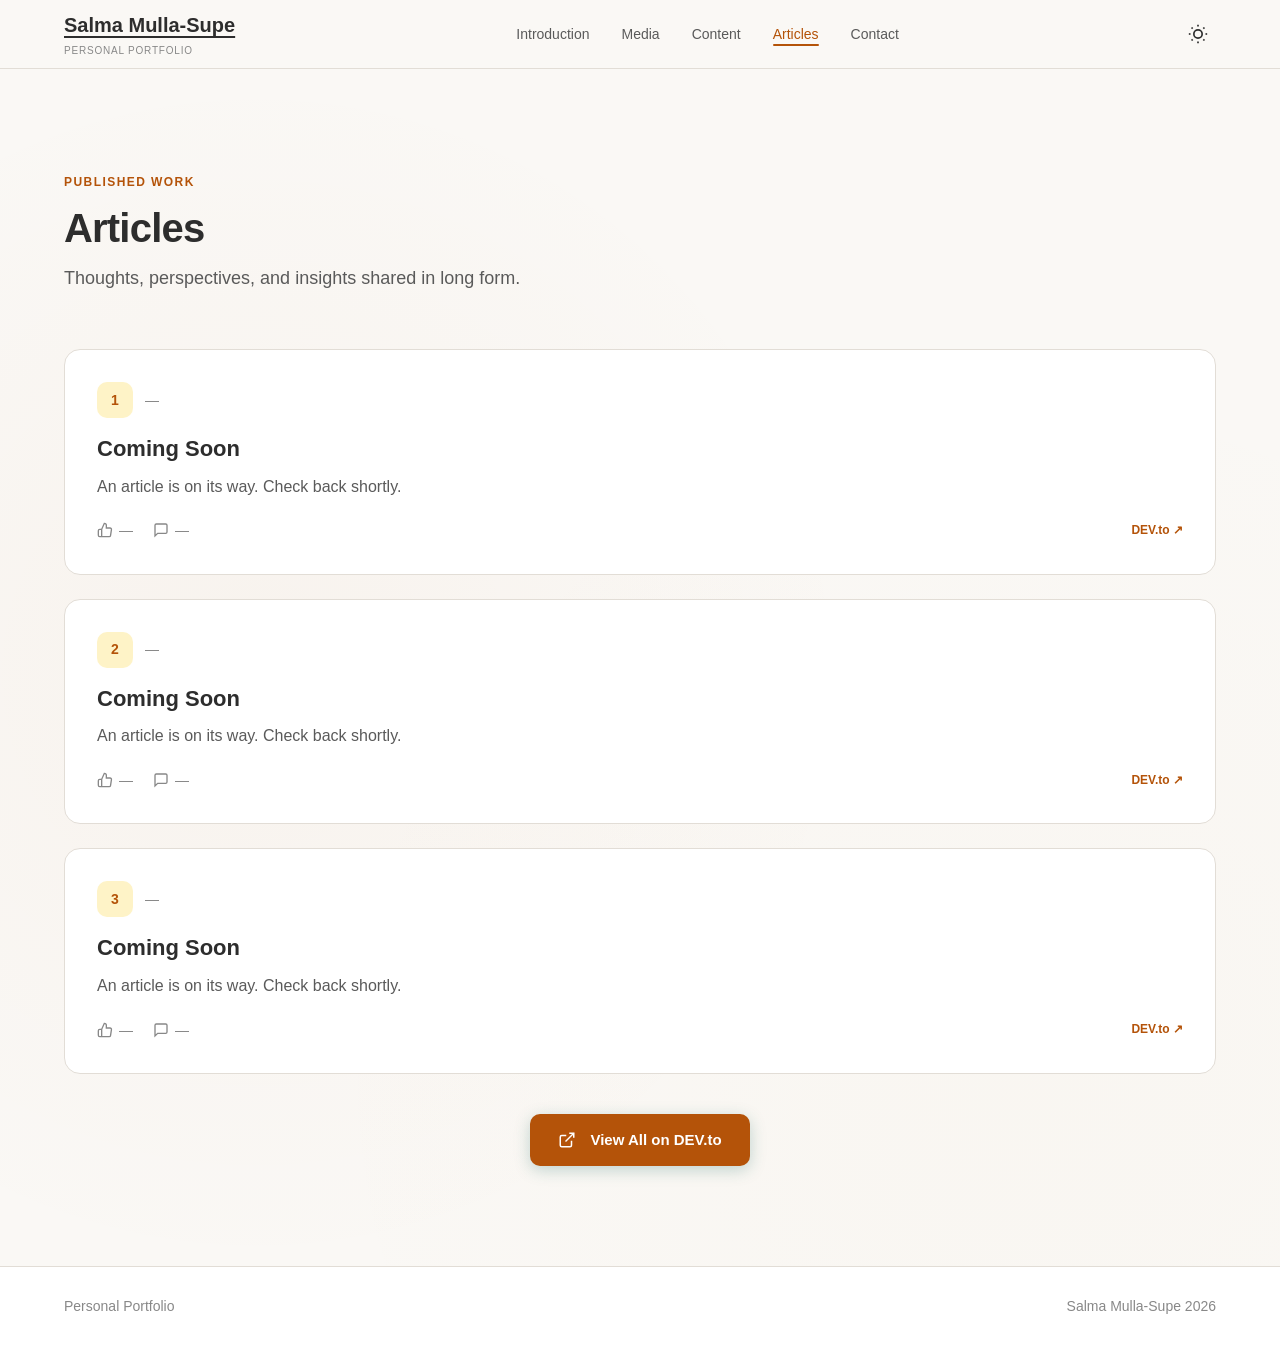
<file: github-portfolio/articles.html>
<!DOCTYPE html>
<html lang="en">
<head>
  <meta charset="UTF-8">
  <meta http-equiv="Content-Security-Policy" content="default-src 'self'; script-src 'self' 'unsafe-inline'; style-src 'self' 'unsafe-inline'; img-src 'self' data: https:; connect-src 'self' https://dev.to; font-src 'self'; media-src 'self'; frame-src https://www.linkedin.com;">
  <meta name="viewport" content="width=device-width, initial-scale=1.0">
  <title>Articles — Salma Mulla-Supe</title>
  <link rel="stylesheet" href="css/style.css">
</head>
<body>

  <nav class="nav">
    <div class="nav-inner">
      <a href="index.html" style="display:flex;flex-direction:column;text-decoration:none;">
        <span style="font-size:1.25rem;font-weight:700;color:var(--text);text-decoration:underline;text-underline-offset:4px;">Salma Mulla-Supe</span>
        <span style="font-size:0.625rem;font-weight:500;color:var(--text-muted);text-transform:uppercase;letter-spacing:0.08em;margin-top:2px;">Personal Portfolio</span>
      </a>
      <button class="nav-toggle" onclick="toggleMenu()" aria-label="Toggle menu">
        <span></span>
        <span></span>
        <span></span>
      </button>
      <ul class="nav-links" id="navLinks">
        <li><a href="index.html">Introduction</a></li>
        <li><a href="video.html">Media</a></li>
        <li><a href="linkedin.html">Content</a></li>
        <li><a href="articles.html" class="active">Articles</a></li>
        <li><a href="contact.html">Contact</a></li>
      </ul>
      <button class="lights-toggle" id="lightsToggle" onclick="toggleLights()" aria-label="Toggle lights" style="background:none;border:none;cursor:pointer;padding:8px;color:var(--text);display:flex;align-items:center;justify-content:center;border-radius:var(--radius-sm);transition:var(--transition);">
        <svg width="20" height="20" viewBox="0 0 24 24" fill="none" stroke="currentColor" stroke-width="2"><circle cx="12" cy="12" r="5"></circle><line x1="12" y1="1" x2="12" y2="3"></line><line x1="12" y1="21" x2="12" y2="23"></line><line x1="4.22" y1="4.22" x2="5.64" y2="5.64"></line><line x1="18.36" y1="18.36" x2="19.78" y2="19.78"></line><line x1="1" y1="12" x2="3" y2="12"></line><line x1="21" y1="12" x2="23" y2="12"></line><line x1="4.22" y1="19.78" x2="5.64" y2="18.36"></line><line x1="18.36" y1="5.64" x2="19.78" y2="4.22"></line></svg>
      </button>
    </div>
  </nav>

  <main class="main">
    <section class="section">
      <div class="container">
        <div class="section-header">
          <span class="section-label">Published Work</span>
          <h2 class="section-title">Articles</h2>
          <p class="section-subtitle">Thoughts, perspectives, and insights shared in long form.</p>
        </div>

        <div class="articles-grid" id="articlesList">
          <!-- Articles populated by JS from localStorage or fallback -->
        </div>

        <div class="view-all">
          <a href="https://dev.to/salma-mulla-supe" target="_blank" rel="noopener noreferrer" class="btn btn-primary">
            <svg width="18" height="18" viewBox="0 0 24 24" fill="none" stroke="currentColor" stroke-width="2" style="margin-right:6px;"><path d="M18 13v6a2 2 0 0 1-2 2H5a2 2 0 0 1-2-2V8a2 2 0 0 1 2-2h6"></path><polyline points="15 3 21 3 21 9"></polyline><line x1="10" y1="14" x2="21" y2="3"></line></svg>
            View All on DEV.to
          </a>
        </div>
      </div>
    </section>
  </main>

  <footer class="footer">
    <div class="footer-inner">
      <p>Personal Portfolio</p>
      <p>Salma Mulla-Supe 2026</p>
    </div>
  </footer>

  <script>
    function toggleMenu() {
      document.getElementById('navLinks').classList.toggle('open');
    }

    // Lights off / dark mode toggle
    function toggleLights() {
      document.body.classList.toggle('lights-off');
      const isDark = document.body.classList.contains('lights-off');
      localStorage.setItem('lightsOff', isDark ? 'true' : 'false');
    }

    // Check for saved preference
    if (localStorage.getItem('lightsOff') === 'true') {
      document.body.classList.add('lights-off');
    }

    // ── DEV.to Integration ──────────────────────────────────────────
    // Replace with the exact DEV.to username once the account is created
    const DEVTO_USERNAME = 'salma-mulla-supe';

    const DEVTO_PROFILE = `https://dev.to/${DEVTO_USERNAME}`;

    const fallbackArticles = [
      { title: 'Coming Soon', description: 'An article is on its way. Check back shortly.', readable_publish_date: '—', reading_time_minutes: '—', positive_reactions_count: null, comments_count: null, url: DEVTO_PROFILE, cover_image: null },
      { title: 'Coming Soon', description: 'An article is on its way. Check back shortly.', readable_publish_date: '—', reading_time_minutes: '—', positive_reactions_count: null, comments_count: null, url: DEVTO_PROFILE, cover_image: null },
      { title: 'Coming Soon', description: 'An article is on its way. Check back shortly.', readable_publish_date: '—', reading_time_minutes: '—', positive_reactions_count: null, comments_count: null, url: DEVTO_PROFILE, cover_image: null }
    ];

    // XSS Protection: Escape HTML entities
    function escapeHtml(text) {
      if (text === null || text === undefined) return '';
      return String(text)
        .replace(/&/g, '&amp;')
        .replace(/</g, '&lt;')
        .replace(/>/g, '&gt;')
        .replace(/"/g, '&quot;')
        .replace(/'/g, '&#039;');
    }

    function renderArticles(articles) {
      const container = document.getElementById('articlesList');
      container.innerHTML = articles.map((a, i) => {
        const title = escapeHtml(a.title);
        const description = escapeHtml(a.description);
        const date = escapeHtml(a.readable_publish_date);
        const readTime = a.reading_time_minutes !== '—' ? escapeHtml(a.reading_time_minutes) : '—';
        const reactions = a.positive_reactions_count !== null ? escapeHtml(a.positive_reactions_count) : '—';
        const comments = a.comments_count !== null ? escapeHtml(a.comments_count) : '—';
        const url = escapeHtml(a.url);
        const coverImage = a.cover_image ? escapeHtml(a.cover_image) : null;

        return `<a href="${url}" target="_blank" rel="noopener noreferrer" class="article-card"${coverImage ? ` style="background-image:url('${coverImage}');background-size:cover;background-position:center;"` : ''}>
          <div class="article-header">
            <div class="article-num">${i + 1}</div>
            <div class="article-meta">${date}${readTime !== '—' ? ` · ${readTime} min read` : ''}</div>
          </div>
          <h3 class="article-title">${title}</h3>
          <p class="article-excerpt">${description}</p>
          <div class="article-footer">
            <span>
              <svg viewBox="0 0 24 24" fill="none" stroke="currentColor" stroke-width="2"><path d="M14 9V5a3 3 0 0 0-3-3l-4 9v11h11.28a2 2 0 0 0 2-1.7l1.38-9a2 2 0 0 0-2-2.3zM7 22H4a2 2 0 0 1-2-2v-7a2 2 0 0 1 2-2h3"></path></svg>
              ${reactions}
            </span>
            <span>
              <svg viewBox="0 0 24 24" fill="none" stroke="currentColor" stroke-width="2"><path d="M21 15a2 2 0 0 1-2 2H7l-4 4V5a2 2 0 0 1 2-2h14a2 2 0 0 1 2 2z"></path></svg>
              ${comments}
            </span>
            <span style="font-size:0.75rem;color:var(--primary);font-weight:600;margin-left:auto;">DEV.to ↗</span>
          </div>
        </a>`;
      }).join('');
    }

    function showSkeleton() {
      const container = document.getElementById('articlesList');
      container.innerHTML = [1,2,3].map(() => `
        <div class="article-card" style="pointer-events:none;">
          <div style="height:12px;width:40%;background:var(--border);border-radius:6px;margin-bottom:16px;animation:pulse 1.5s ease infinite;"></div>
          <div style="height:18px;width:80%;background:var(--border);border-radius:6px;margin-bottom:12px;animation:pulse 1.5s ease infinite;"></div>
          <div style="height:12px;width:90%;background:var(--border);border-radius:6px;animation:pulse 1.5s ease infinite;"></div>
        </div>
      `).join('');
    }

    async function loadArticles() {
      showSkeleton();
      try {
        const res = await fetch(`https://dev.to/api/articles?username=${DEVTO_USERNAME}&per_page=9`);
        if (!res.ok) throw new Error('API error');
        const data = await res.json();
        renderArticles(data.length ? data : fallbackArticles);
      } catch (e) {
        renderArticles(fallbackArticles);
      }
    }

    loadArticles();
  </script>
</body>
</html>
</file>
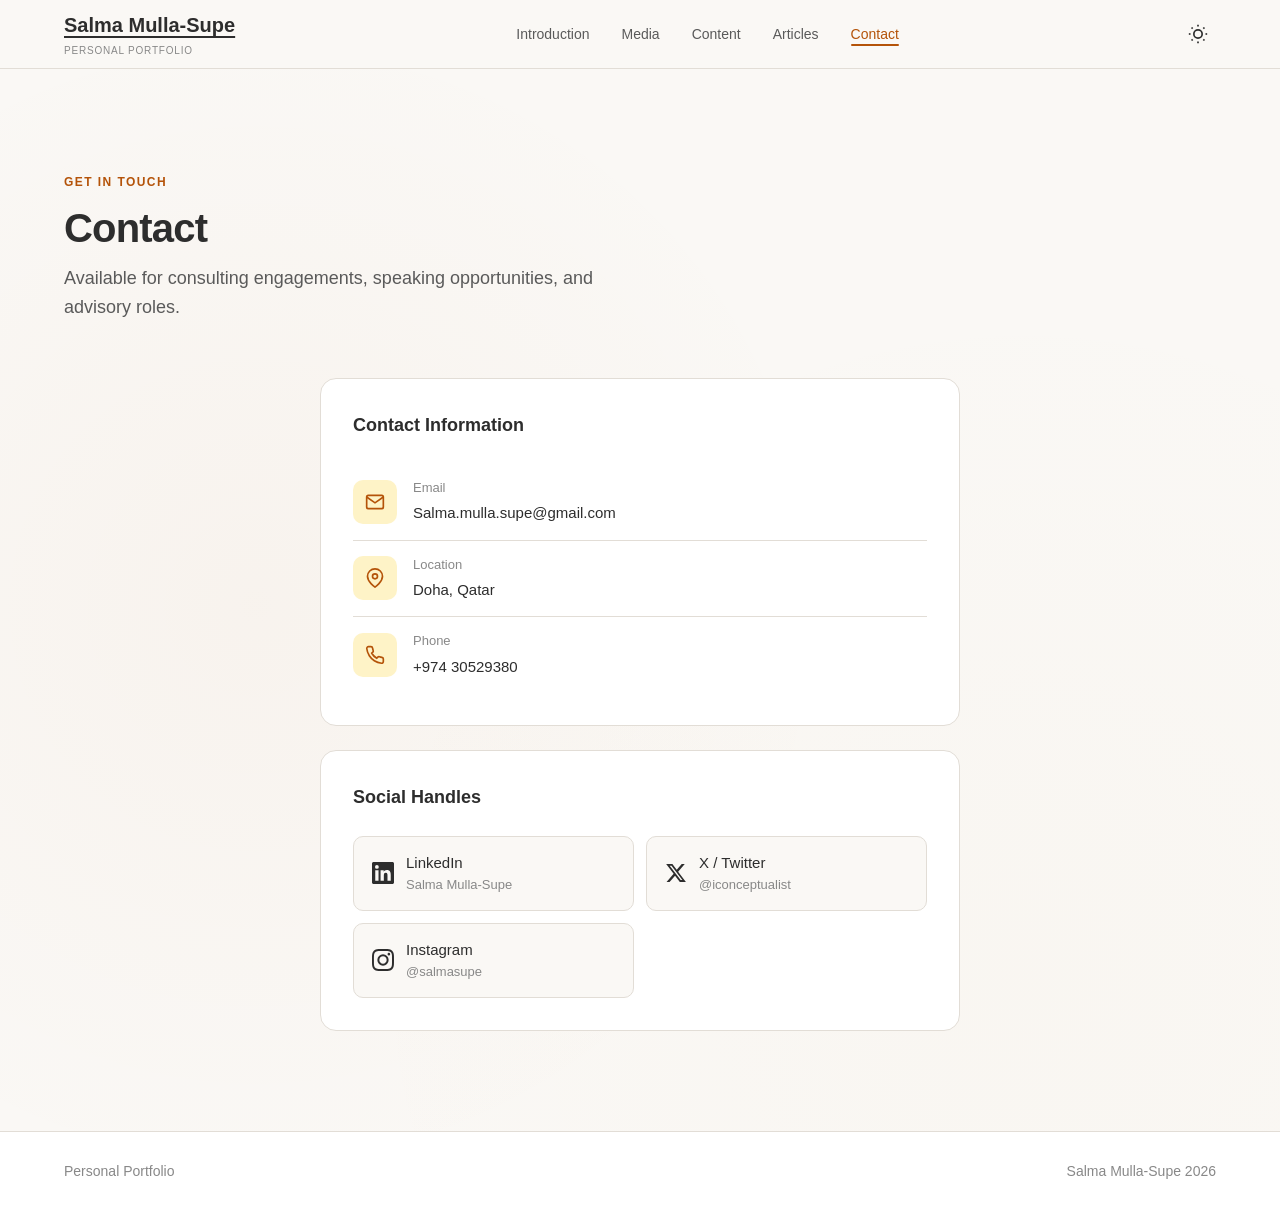
<file: github-portfolio/contact.html>
<!DOCTYPE html>
<html lang="en">
<head>
  <meta charset="UTF-8">
  <meta http-equiv="Content-Security-Policy" content="default-src 'self'; script-src 'self' 'unsafe-inline'; style-src 'self' 'unsafe-inline'; img-src 'self' data: https:; connect-src 'self' https://dev.to; font-src 'self'; media-src 'self'; frame-src https://www.linkedin.com;">
  <meta name="viewport" content="width=device-width, initial-scale=1.0">
  <title>Contact — Salma Mulla-Supe</title>
  <link rel="stylesheet" href="css/style.css">
</head>
<body>

  <nav class="nav">
    <div class="nav-inner">
      <a href="index.html" style="display:flex;flex-direction:column;text-decoration:none;">
        <span style="font-size:1.25rem;font-weight:700;color:var(--text);text-decoration:underline;text-underline-offset:4px;">Salma Mulla-Supe</span>
        <span style="font-size:0.625rem;font-weight:500;color:var(--text-muted);text-transform:uppercase;letter-spacing:0.08em;margin-top:2px;">Personal Portfolio</span>
      </a>
      <button class="nav-toggle" onclick="toggleMenu()" aria-label="Toggle menu">
        <span></span>
        <span></span>
        <span></span>
      </button>
      <ul class="nav-links" id="navLinks">
        <li><a href="index.html">Introduction</a></li>
        <li><a href="video.html">Media</a></li>
        <li><a href="linkedin.html">Content</a></li>
        <li><a href="articles.html">Articles</a></li>
        <li><a href="contact.html" class="active">Contact</a></li>
      </ul>
      <button class="lights-toggle" id="lightsToggle" onclick="toggleLights()" aria-label="Toggle lights" style="background:none;border:none;cursor:pointer;padding:8px;color:var(--text);display:flex;align-items:center;justify-content:center;border-radius:var(--radius-sm);transition:var(--transition);">
        <svg width="20" height="20" viewBox="0 0 24 24" fill="none" stroke="currentColor" stroke-width="2"><circle cx="12" cy="12" r="5"></circle><line x1="12" y1="1" x2="12" y2="3"></line><line x1="12" y1="21" x2="12" y2="23"></line><line x1="4.22" y1="4.22" x2="5.64" y2="5.64"></line><line x1="18.36" y1="18.36" x2="19.78" y2="19.78"></line><line x1="1" y1="12" x2="3" y2="12"></line><line x1="21" y1="12" x2="23" y2="12"></line><line x1="4.22" y1="19.78" x2="5.64" y2="18.36"></line><line x1="18.36" y1="5.64" x2="19.78" y2="4.22"></line></svg>
      </button>
    </div>
  </nav>

  <main class="main">
    <section class="section">
      <div class="container">
        <div class="section-header">
          <span class="section-label">Get in Touch</span>
          <h2 class="section-title">Contact</h2>
          <p class="section-subtitle">Available for consulting engagements, speaking opportunities, and advisory roles.</p>
        </div>

        <div style="max-width:640px;margin:0 auto;display:flex;flex-direction:column;gap:24px;">
            <div class="contact-info-card">
              <h3>Contact Information</h3>
              <div class="contact-item">
                <div class="contact-icon">
                  <svg viewBox="0 0 24 24" fill="none" stroke="currentColor" stroke-width="2"><path d="M4 4h16c1.1 0 2 .9 2 2v12c0 1.1-.9 2-2 2H4c-1.1 0-2-.9-2-2V6c0-1.1.9-2 2-2z"></path><polyline points="22,6 12,13 2,6"></polyline></svg>
                </div>
                <div>
                  <p>Email</p>
                  <a href="mailto:Salma.mulla.supe@gmail.com">Salma.mulla.supe@gmail.com</a>
                </div>
              </div>
              <div class="contact-item">
                <div class="contact-icon">
                  <svg viewBox="0 0 24 24" fill="none" stroke="currentColor" stroke-width="2"><path d="M21 10c0 7-9 13-9 13s-9-6-9-13a9 9 0 0 1 18 0z"></path><circle cx="12" cy="10" r="3"></circle></svg>
                </div>
                <div>
                  <p>Location</p>
                  <p>Doha, Qatar</p>
                </div>
              </div>
              <div class="contact-item">
                <div class="contact-icon">
                  <svg viewBox="0 0 24 24" fill="none" stroke="currentColor" stroke-width="2"><path d="M22 16.92v3a2 2 0 0 1-2.18 2 19.79 19.79 0 0 1-8.63-3.07 19.5 19.5 0 0 1-6-6 19.79 19.79 0 0 1-3.07-8.67A2 2 0 0 1 4.11 2h3a2 2 0 0 1 2 1.72 12.84 12.84 0 0 0 .7 2.81 2 2 0 0 1-.45 2.11L8.09 9.91a16 16 0 0 0 6 6l1.27-1.27a2 2 0 0 1 2.11-.45 12.84 12.84 0 0 0 2.81.7A2 2 0 0 1 22 16.92z"></path></svg>
                </div>
                <div>
                  <p>Phone</p>
                  <a href="tel:+97430529380">+974 30529380</a>
                </div>
              </div>
            </div>

            <div class="contact-info-card">
              <h3>Social Handles</h3>
              <div class="social-grid">
                <a href="https://www.linkedin.com/in/salma-mulla-supe/" target="_blank" rel="noopener noreferrer" class="social-link">
                  <svg viewBox="0 0 24 24" fill="currentColor"><path d="M20.447 20.452h-3.554v-5.569c0-1.328-.027-3.037-1.852-3.037-1.853 0-2.136 1.445-2.136 2.939v5.667H9.351V9h3.414v1.561h.046c.477-.9 1.637-1.85 3.37-1.85 3.601 0 4.267 2.37 4.267 5.455v6.286zM5.337 7.433a2.062 2.062 0 0 1-2.063-2.065 2.064 2.064 0 1 1 2.063 2.065zm1.782 13.019H3.555V9h3.564v11.452zM22.225 0H1.771C.792 0 0 .774 0 1.729v20.542C0 23.227.792 24 1.771 24h20.451C23.2 24 24 23.227 24 22.271V1.729C24 .774 23.2 0 22.222 0h.003z"/></svg>
                  <div>
                    <div class="social-name">LinkedIn</div>
                    <div class="social-handle">Salma Mulla-Supe</div>
                  </div>
                </a>
                <a href="https://x.com/iconceptualist" target="_blank" rel="noopener noreferrer" class="social-link">
                  <svg viewBox="0 0 24 24" fill="currentColor"><path d="M18.244 2.25h3.308l-7.227 8.26 8.502 11.24H16.17l-5.214-6.817L4.99 21.75H1.68l7.73-8.835L1.254 2.25H8.08l4.713 6.231zm-1.161 17.52h1.833L7.084 4.126H5.117z"/></svg>
                  <div>
                    <div class="social-name">X / Twitter</div>
                    <div class="social-handle">@iconceptualist</div>
                  </div>
                </a>
                <a href="https://www.instagram.com/accounts/login/?next=%2Fsalmasupe&source=omni_redirect" target="_blank" rel="noopener noreferrer" class="social-link">
                  <svg viewBox="0 0 24 24" fill="currentColor"><path d="M12 0C8.74 0 8.333.015 7.053.072 5.775.132 4.905.333 4.14.63c-.789.306-1.459.717-2.126 1.384S.935 3.35.63 4.14C.333 4.905.131 5.775.072 7.053.012 8.333 0 8.74 0 12s.015 3.667.072 4.947c.06 1.277.261 2.148.558 2.913.306.788.717 1.459 1.384 2.126.667.666 1.336 1.079 2.126 1.384.766.296 1.636.499 2.913.558C8.333 23.988 8.74 24 12 24s3.667-.015 4.947-.072c1.277-.06 2.148-.262 2.913-.558.788-.306 1.459-.718 2.126-1.384.666-.667 1.079-1.335 1.384-2.126.296-.765.499-1.636.558-2.913.06-1.28.072-1.687.072-4.947s-.015-3.667-.072-4.947c-.06-1.277-.262-2.149-.558-2.913-.306-.789-.718-1.459-1.384-2.126C21.319 1.347 20.651.935 19.86.63c-.765-.297-1.636-.499-2.913-.558C15.667.012 15.26 0 12 0zm0 2.16c3.203 0 3.585.016 4.85.071 1.17.055 1.805.249 2.227.415.562.217.96.477 1.382.896.419.42.679.819.896 1.381.164.422.36 1.057.413 2.227.057 1.266.07 1.646.07 4.85s-.015 3.585-.074 4.85c-.061 1.17-.256 1.805-.421 2.227-.224.562-.479.96-.899 1.382-.419.419-.824.679-1.38.896-.42.164-1.065.36-2.235.413-1.274.057-1.649.07-4.859.07-3.211 0-3.586-.015-4.859-.074-1.171-.061-1.816-.256-2.236-.421-.569-.224-.96-.479-1.379-.899-.421-.419-.69-.824-.9-1.38-.165-.42-.359-1.065-.42-2.235-.045-1.26-.061-1.649-.061-4.844 0-3.196.016-3.586.061-4.861.061-1.17.255-1.814.42-2.234.21-.57.479-.96.9-1.381.419-.419.81-.689 1.379-.898.42-.166 1.051-.361 2.221-.421 1.275-.045 1.65-.06 4.859-.06l.045.03zm0 3.678a6.162 6.162 0 1 0 0 12.324 6.162 6.162 0 1 0 0-12.324zM12 16c-2.21 0-4-1.79-4-4s1.79-4 4-4 4 1.79 4 4-1.79 4-4 4zm7.846-10.405a1.441 1.441 0 1 1-2.882 0 1.441 1.441 0 0 1 2.882 0z"/></svg>
                  <div>
                    <div class="social-name">Instagram</div>
                    <div class="social-handle">@salmasupe</div>
                  </div>
                </a>
              </div>
            </div>
        </div>
      </div>
    </section>
  </main>

  <footer class="footer">
    <div class="footer-inner">
      <p>Personal Portfolio</p>
      <p>Salma Mulla-Supe 2026</p>
    </div>
  </footer>

  <script>
    function toggleMenu() {
      document.getElementById('navLinks').classList.toggle('open');
    }

    // Lights off / dark mode toggle
    function toggleLights() {
      document.body.classList.toggle('lights-off');
      const isDark = document.body.classList.contains('lights-off');
      localStorage.setItem('lightsOff', isDark ? 'true' : 'false');
    }

    // Check for saved preference
    if (localStorage.getItem('lightsOff') === 'true') {
      document.body.classList.add('lights-off');
    }

  </script>
</body>
</html>
</file>
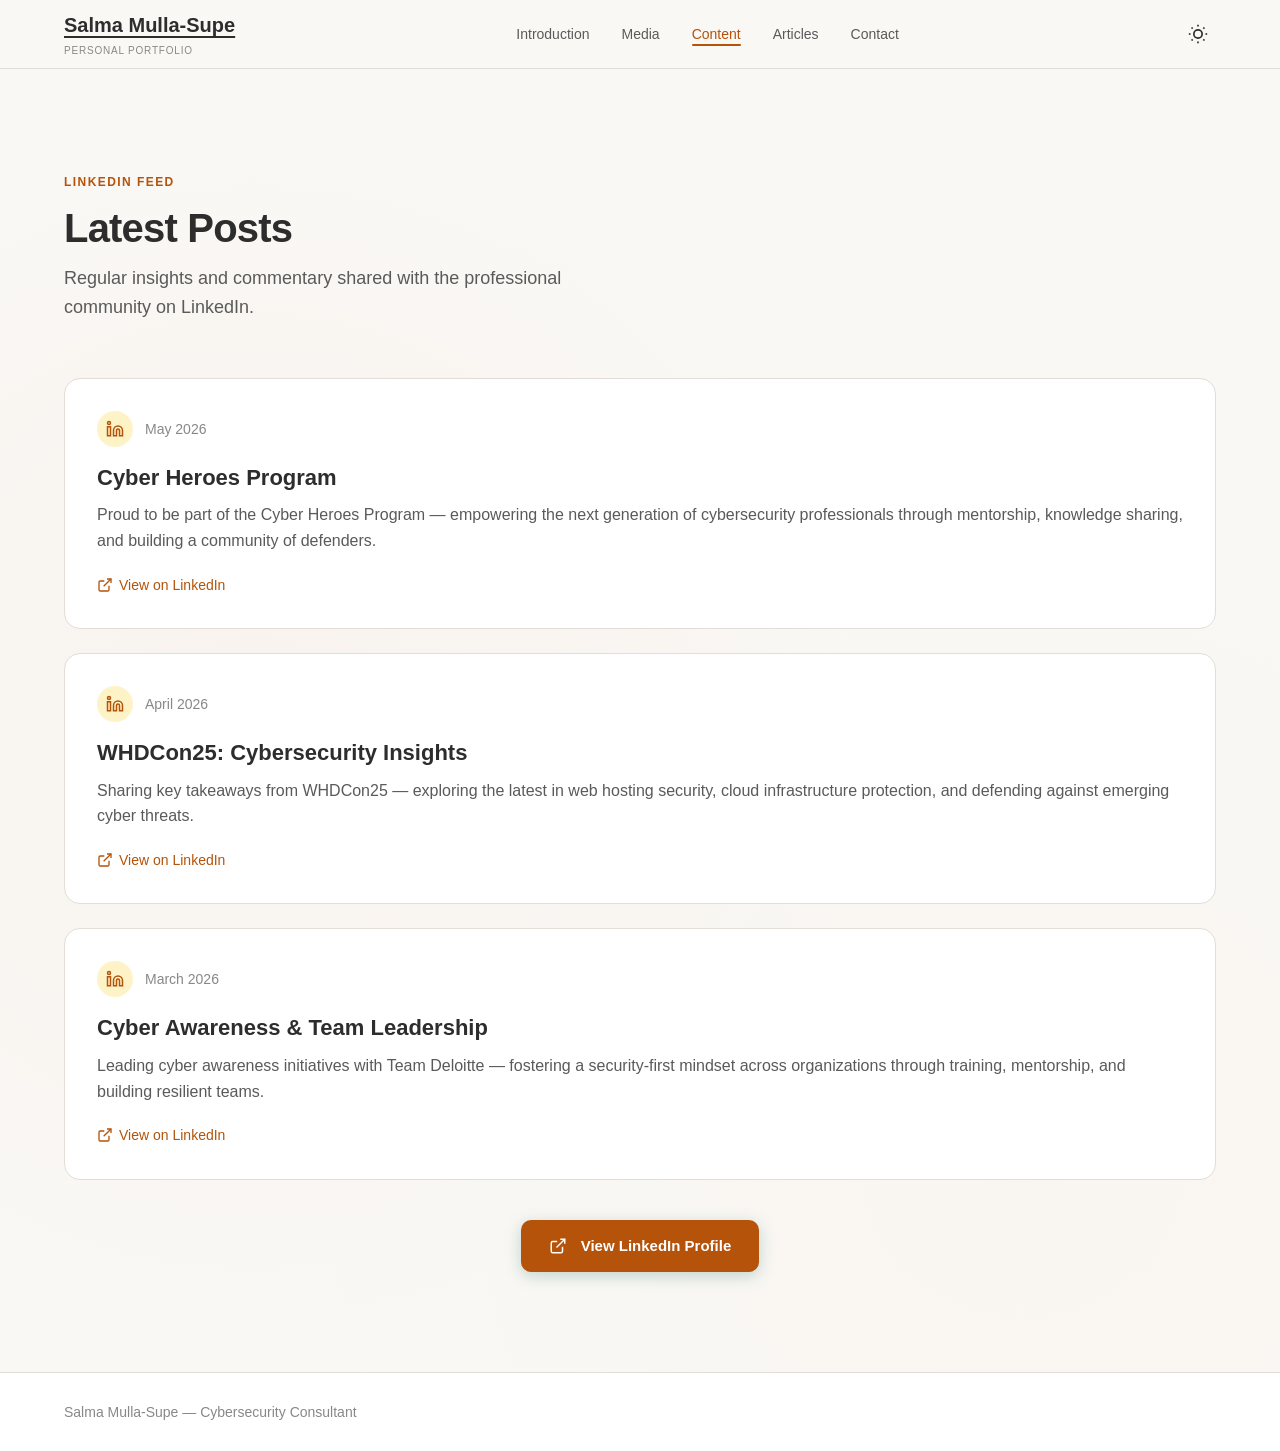
<file: github-portfolio/linkedin.html>
<!DOCTYPE html>
<html lang="en">
<head>
  <meta charset="UTF-8">
  <meta http-equiv="Content-Security-Policy" content="default-src 'self'; script-src 'self' 'unsafe-inline'; style-src 'self' 'unsafe-inline'; img-src 'self' data: https:; connect-src 'self' https://dev.to; font-src 'self'; media-src 'self'; frame-src https://www.linkedin.com;">
  <meta name="viewport" content="width=device-width, initial-scale=1.0">
  <title>LinkedIn Content — Salma Mulla-Supe</title>
  <link rel="stylesheet" href="css/style.css">
</head>
<body>

  <nav class="nav">
    <div class="nav-inner">
      <a href="index.html" style="display:flex;flex-direction:column;text-decoration:none;">
        <span style="font-size:1.25rem;font-weight:700;color:var(--text);text-decoration:underline;text-underline-offset:4px;">Salma Mulla-Supe</span>
        <span style="font-size:0.625rem;font-weight:500;color:var(--text-muted);text-transform:uppercase;letter-spacing:0.08em;margin-top:2px;">Personal Portfolio</span>
      </a>
      <button class="nav-toggle" onclick="toggleMenu()" aria-label="Toggle menu">
        <span></span>
        <span></span>
        <span></span>
      </button>
      <ul class="nav-links" id="navLinks">
        <li><a href="index.html">Introduction</a></li>
        <li><a href="video.html">Media</a></li>
        <li><a href="linkedin.html" class="active">Content</a></li>
        <li><a href="articles.html">Articles</a></li>
        <li><a href="contact.html">Contact</a></li>
      </ul>
      <button class="lights-toggle" id="lightsToggle" onclick="toggleLights()" aria-label="Toggle lights" style="background:none;border:none;cursor:pointer;padding:8px;color:var(--text);display:flex;align-items:center;justify-content:center;border-radius:var(--radius-sm);transition:var(--transition);">
        <svg width="20" height="20" viewBox="0 0 24 24" fill="none" stroke="currentColor" stroke-width="2"><circle cx="12" cy="12" r="5"></circle><line x1="12" y1="1" x2="12" y2="3"></line><line x1="12" y1="21" x2="12" y2="23"></line><line x1="4.22" y1="4.22" x2="5.64" y2="5.64"></line><line x1="18.36" y1="18.36" x2="19.78" y2="19.78"></line><line x1="1" y1="12" x2="3" y2="12"></line><line x1="21" y1="12" x2="23" y2="12"></line><line x1="4.22" y1="19.78" x2="5.64" y2="18.36"></line><line x1="18.36" y1="5.64" x2="19.78" y2="4.22"></line></svg>
      </button>
    </div>
  </nav>

  <main class="main">
    <section class="section">
      <div class="container">
        <div class="section-header">
          <span class="section-label">LinkedIn Feed</span>
          <h2 class="section-title">Latest Posts</h2>
          <p class="section-subtitle">Regular insights and commentary shared with the professional community on LinkedIn.</p>
        </div>

        <div class="articles-grid" id="linkedinList">
          <!-- Populated by JS -->
        </div>

        <div class="view-all">
          <a href="https://www.linkedin.com/in/salma-mulla-supe/recent-activity/all/" target="_blank" rel="noopener noreferrer" class="btn btn-primary">
            <svg width="18" height="18" viewBox="0 0 24 24" fill="none" stroke="currentColor" stroke-width="2" style="margin-right:6px;"><path d="M18 13v6a2 2 0 0 1-2 2H5a2 2 0 0 1-2-2V8a2 2 0 0 1 2-2h6"></path><polyline points="15 3 21 3 21 9"></polyline><line x1="10" y1="14" x2="21" y2="3"></line></svg>
            View LinkedIn Profile
          </a>
        </div>
      </div>
    </section>
  </main>

  <footer class="footer">
    <div class="footer-inner">
      <p>Salma Mulla-Supe — Cybersecurity Consultant</p>
    </div>
  </footer>

  <script>
    function toggleMenu() {
      document.getElementById('navLinks').classList.toggle('open');
    }

    // Lights off / dark mode toggle
    function toggleLights() {
      document.body.classList.toggle('lights-off');
      const isDark = document.body.classList.contains('lights-off');
      localStorage.setItem('lightsOff', isDark ? 'true' : 'false');
    }

    // Check for saved preference
    if (localStorage.getItem('lightsOff') === 'true') {
      document.body.classList.add('lights-off');
    }

    const defaultPosts = [
      {
        id: 1,
        title: 'Cyber Heroes Program',
        excerpt: 'Proud to be part of the Cyber Heroes Program — empowering the next generation of cybersecurity professionals through mentorship, knowledge sharing, and building a community of defenders.',
        date: 'May 2026',
        link: 'https://www.linkedin.com/posts/salma-mulla-supe_cyber-heroes-program-activity-7431738359154102272-HcIg?utm_source=share&utm_medium=member_desktop&rcm=ACoAAGhxNcEBzTxp-h2Vj1EygWaPjycD7NO4HUE'
      },
      {
        id: 2,
        title: 'WHDCon25: Cybersecurity Insights',
        excerpt: 'Sharing key takeaways from WHDCon25 — exploring the latest in web hosting security, cloud infrastructure protection, and defending against emerging cyber threats.',
        date: 'April 2026',
        link: 'https://www.linkedin.com/posts/salma-mulla-supe_whdcon25-whd-cybersecurity-activity-7390799062117052416-UUps?utm_source=share&utm_medium=member_desktop&rcm=ACoAAGhxNcEBzTxp-h2Vj1EygWaPjycD7NO4HUE'
      },
      {
        id: 3,
        title: 'Cyber Awareness & Team Leadership',
        excerpt: 'Leading cyber awareness initiatives with Team Deloitte — fostering a security-first mindset across organizations through training, mentorship, and building resilient teams.',
        date: 'March 2026',
        link: 'https://www.linkedin.com/posts/salma-mulla-supe_cyberawareness-cybersecurityleadership-teamdeloitte-activity-7387027864183001088-zPnV?utm_source=share&utm_medium=member_desktop&rcm=ACoAAGhxNcEBzTxp-h2Vj1EygWaPjycD7NO4HUE'
      }
    ];

    // XSS Protection: Escape HTML entities
    function escapeHtml(text) {
      if (text === null || text === undefined) return '';
      return String(text)
        .replace(/&/g, '&amp;')
        .replace(/</g, '&lt;')
        .replace(/>/g, '&gt;')
        .replace(/"/g, '&quot;')
        .replace(/'/g, '&#039;');
    }

    function loadPosts() {
      const container = document.getElementById('linkedinList');
      const stored = localStorage.getItem('linkedin_posts');
      const posts = stored ? JSON.parse(stored) : defaultPosts;

      container.innerHTML = posts.map((post, index) => {
        const title = escapeHtml(post.title);
        const excerpt = escapeHtml(post.excerpt);
        const date = escapeHtml(post.date);
        const link = escapeHtml(post.link);

        return `<a href="${link}" target="_blank" rel="noopener noreferrer" class="article-card">
          <div class="article-header">
            <div style="width:36px;height:36px;border-radius:50%;background:var(--primary-light);display:flex;align-items:center;justify-content:center;flex-shrink:0;">
              <svg width="18" height="18" viewBox="0 0 24 24" fill="none" stroke="var(--primary)" stroke-width="2"><path d="M16 8a6 6 0 0 1 6 6v7h-4v-7a2 2 0 0 0-2-2 2 2 0 0 0-2 2v7h-4v-7a6 6 0 0 1 6-6z"></path><rect x="2" y="9" width="4" height="12"></rect><circle cx="4" cy="4" r="2"></circle></svg>
            </div>
            <div class="article-meta">${date}</div>
          </div>
          <h3 class="article-title">${title}</h3>
          <p class="article-excerpt">${excerpt}</p>
          <div class="article-footer">
            <span style="display:flex;align-items:center;gap:6px;color:var(--primary);font-weight:500;">
              <svg width="16" height="16" viewBox="0 0 24 24" fill="none" stroke="currentColor" stroke-width="2"><path d="M18 13v6a2 2 0 0 1-2 2H5a2 2 0 0 1-2-2V8a2 2 0 0 1 2-2h6"></path><polyline points="15 3 21 3 21 9"></polyline><line x1="10" y1="14" x2="21" y2="3"></line></svg>
              View on LinkedIn
            </span>
          </div>
        </a>`;
      }).join('');
    }

    loadPosts();
  </script>
</body>
</html>
</file>
<file: github-portfolio/css/style.css>
/* ============================================
   Professional Cybersecurity Portfolio
   Light · Minimalist · Modern
   ============================================ */

@import url('https://fonts.googleapis.com/css2?family=DM+Sans:opsz,wght@9..40,300;9..40,400;9..40,500;9..40,600;9..40,700&display=swap');

/* --- CSS Variables --- */
:root {
  --bg: #FAF8F5;
  --bg-alt: #FFFFFF;
  --primary: #B45309;
  --primary-light: #FEF3C7;
  --accent: #C4943A;
  --accent-light: #FCF6E8;
  --text: #2D2D2D;
  --text-secondary: #5A5A5A;
  --text-muted: #888888;
  --border: #E2DDD6;
  --shadow: 0 4px 24px rgba(30, 41, 59, 0.06);
  --shadow-lg: 0 12px 48px rgba(30, 41, 59, 0.08);
  --radius: 16px;
  --radius-sm: 10px;
  --transition: all 0.25s cubic-bezier(0.4, 0, 0.2, 1);
}

/* --- Reset & Base --- */
*, *::before, *::after {
  margin: 0;
  padding: 0;
  box-sizing: border-box;
}

html {
  scroll-behavior: smooth;
  font-size: 16px;
}

body {
  font-family: 'DM Sans', -apple-system, BlinkMacSystemFont, sans-serif;
  background: var(--bg);
  background-image: 
    radial-gradient(circle at 20% 50%, rgba(180, 83, 9, 0.03) 0%, transparent 50%),
    radial-gradient(circle at 80% 80%, rgba(196, 148, 58, 0.02) 0%, transparent 50%);
  color: var(--text);
  line-height: 1.6;
  -webkit-font-smoothing: antialiased;
  min-height: 100vh;
}

a {
  color: inherit;
  text-decoration: none;
}

img {
  max-width: 100%;
  display: block;
}

/* --- Navigation --- */
.nav {
  position: fixed;
  top: 0;
  left: 0;
  right: 0;
  z-index: 1000;
  background: rgba(250, 248, 245, 0.92);
  backdrop-filter: blur(16px);
  -webkit-backdrop-filter: blur(16px);
  border-bottom: 1px solid var(--border);
  transition: var(--transition);
}

.nav-inner {
  max-width: 1200px;
  margin: 0 auto;
  padding: 0 24px;
  height: 68px;
  display: flex;
  align-items: center;
  justify-content: space-between;
}

.nav-logo {
  font-size: 1.25rem;
  font-weight: 700;
  color: var(--primary);
  letter-spacing: -0.02em;
}

.nav-links {
  display: flex;
  gap: 32px;
  list-style: none;
}

.nav-links a {
  font-size: 0.875rem;
  font-weight: 500;
  color: var(--text-secondary);
  position: relative;
  padding: 4px 0;
  transition: var(--transition);
}

.nav-links a:hover,
.nav-links a.active {
  color: var(--primary);
}

.nav-links a::after {
  content: '';
  position: absolute;
  bottom: 0;
  left: 0;
  width: 0;
  height: 2px;
  background: var(--primary);
  border-radius: 2px;
  transition: var(--transition);
}

.nav-links a:hover::after,
.nav-links a.active::after {
  width: 100%;
}

.nav-toggle {
  display: none;
  background: none;
  border: none;
  cursor: pointer;
  padding: 8px;
}

.nav-toggle span {
  display: block;
  width: 22px;
  height: 2px;
  background: var(--text);
  margin: 5px 0;
  border-radius: 2px;
  transition: var(--transition);
}

/* --- Main Content --- */
.main {
  padding-top: 68px;
}

.container {
  max-width: 1200px;
  margin: 0 auto;
  padding: 0 24px;
}

.section {
  padding: 100px 0;
}

.section-alt {
  background: var(--bg-alt);
}

.section-header {
  margin-bottom: 56px;
}

.section-label {
  display: inline-block;
  font-size: 0.75rem;
  font-weight: 600;
  text-transform: uppercase;
  letter-spacing: 0.12em;
  color: var(--primary);
  margin-bottom: 12px;
}

.section-title {
  font-size: 2.5rem;
  font-weight: 700;
  color: var(--text);
  letter-spacing: -0.02em;
  line-height: 1.2;
}

.section-subtitle {
  font-size: 1.125rem;
  color: var(--text-secondary);
  margin-top: 12px;
  max-width: 560px;
}

/* --- Hero / Introduction --- */
.hero {
  min-height: calc(100vh - 68px);
  min-height: calc(100dvh - 68px);
  display: flex;
  align-items: center;
  padding: 80px 0;
  position: relative;
}

.hero-portrait {
  display: flex;
  justify-content: center;
  margin-bottom: 68px;
}

.hero-portrait-inner {
  position: relative;
  width: 120px;
  height: 120px;
}

#hero-quote-bubble {
  position: absolute;
  bottom: -48px;
  left: 50%;
  transform: translateX(-50%);
  background: var(--primary-light);
  border: 1px solid var(--border);
  border-radius: 14px;
  padding: 7px 16px;
  font-size: 0.8rem;
  font-weight: 600;
  color: var(--primary);
  letter-spacing: 0.04em;
  box-shadow: var(--shadow);
  z-index: 1;
  font-style: italic;
  max-width: 260px;
  white-space: normal;
  text-align: center;
  line-height: 1.4;
}

.hero-quote-tail {
  position: absolute;
  top: -7px;
  left: 50%;
  width: 12px;
  height: 12px;
  background: var(--primary-light);
  border-left: 1px solid var(--border);
  border-top: 1px solid var(--border);
  transform: translateX(-50%) rotate(45deg);
}

#hero-photo-wrap {
  width: 120px;
  height: 120px;
  border-radius: 50%;
  overflow: hidden;
  border: 2.5px solid var(--border);
  box-shadow: 0 0 0 6px var(--primary-light), var(--shadow);
  background: var(--primary-light);
  display: flex;
  align-items: center;
  justify-content: center;
}

.hero-title {
  font-size: clamp(1.75rem, 5vw, 3.5rem);
}

.hero-stats {
  justify-content: center;
  max-width: 500px;
  margin: 48px auto 0;
}

.hero-scroll-hint {
  margin-top: 48px;
  animation: bounce 2s infinite;
  opacity: 0.5;
}

/* --- Grid Layouts --- */
.credentials-grid {
  display: grid;
  grid-template-columns: 1fr 1fr;
  gap: 48px;
  align-items: start;
}

.cert-grid {
  display: grid;
  grid-template-columns: repeat(2, 1fr);
  gap: 12px;
}

.career-grid {
  display: grid;
  grid-template-columns: repeat(3, 1fr);
  gap: 24px;
}

.hero-grid {
  display: grid;
  grid-template-columns: 1fr 1fr;
  gap: 64px;
  align-items: center;
}

.hero-badge {
  display: inline-flex;
  align-items: center;
  gap: 8px;
  padding: 10px 20px;
  background: linear-gradient(135deg, var(--primary-light) 0%, var(--bg) 100%);
  border-radius: 100px;
  font-size: 0.875rem;
  font-weight: 600;
  color: var(--primary);
  margin-bottom: 24px;
  box-shadow: 
    0 4px 6px -1px rgba(180, 83, 9, 0.1),
    0 2px 4px -1px rgba(180, 83, 9, 0.06),
    inset 0 1px 0 rgba(255, 255, 255, 0.8);
  border: 1px solid rgba(180, 83, 9, 0.15);
  transform: translateY(0);
  transition: all 0.3s cubic-bezier(0.4, 0, 0.2, 1);
}

.hero-badge:hover {
  transform: translateY(-2px);
  box-shadow: 
    0 10px 15px -3px rgba(180, 83, 9, 0.15),
    0 4px 6px -2px rgba(180, 83, 9, 0.1),
    inset 0 1px 0 rgba(255, 255, 255, 0.9);
}

.hero-badge .dot {
  width: 8px;
  height: 8px;
  background: var(--primary);
  border-radius: 50%;
  animation: pulse 2s infinite;
}

@keyframes pulse {
  0%, 100% { opacity: 1; }
  50% { opacity: 0.5; }
}

.hero-title {
  font-size: 3.5rem;
  font-weight: 800;
  line-height: 1.1;
  letter-spacing: -0.03em;
  color: var(--text);
  margin-bottom: 20px;
}

.hero-title span {
  color: var(--primary);
}

.hero-desc {
  font-size: 1.125rem;
  color: var(--text-secondary);
  line-height: 1.7;
  margin-bottom: 36px;
  max-width: 480px;
}

.hero-stats {
  display: flex;
  gap: 40px;
  margin-top: 48px;
  padding-top: 32px;
  border-top: 1px solid var(--border);
}

.stat-value {
  font-size: 2rem;
  font-weight: 700;
  color: var(--primary);
}

.stat-label {
  font-size: 0.875rem;
  color: var(--text-muted);
  margin-top: 4px;
}

.hero-visual {
  position: relative;
}

.hero-card {
  background: var(--bg-alt);
  border: 1px solid var(--border);
  border-radius: var(--radius);
  padding: 32px;
  box-shadow: var(--shadow-lg);
}

.hero-card-header {
  display: flex;
  align-items: center;
  gap: 12px;
  margin-bottom: 20px;
}

.card-avatar {
  width: 48px;
  height: 48px;
  border-radius: var(--radius-sm);
  background: var(--primary-light);
  display: flex;
  align-items: center;
  justify-content: center;
  font-size: 1.25rem;
  font-weight: 700;
  color: var(--primary);
}

.card-info h4 {
  font-size: 1rem;
  font-weight: 600;
}

.card-info p {
  font-size: 0.875rem;
  color: var(--text-muted);
}

.card-badges {
  display: flex;
  flex-wrap: wrap;
  gap: 8px;
  margin-top: 16px;
}

.badge {
  display: inline-flex;
  align-items: center;
  padding: 6px 14px;
  background: var(--bg);
  border: 1px solid var(--border);
  border-radius: 100px;
  font-size: 0.8125rem;
  font-weight: 500;
  color: var(--text-secondary);
}

/* --- Buttons --- */
.btn {
  display: inline-flex;
  align-items: center;
  justify-content: center;
  gap: 8px;
  padding: 14px 28px;
  border-radius: var(--radius-sm);
  font-size: 0.9375rem;
  font-weight: 600;
  cursor: pointer;
  transition: var(--transition);
  border: none;
}

.btn-primary {
  background: var(--primary);
  color: white;
  box-shadow: 0 4px 16px rgba(27, 107, 94, 0.25);
}

.btn-primary:hover {
  background: #15574c;
  transform: translateY(-1px);
  box-shadow: 0 6px 20px rgba(27, 107, 94, 0.3);
}

.btn-secondary {
  background: transparent;
  color: var(--primary);
  border: 1.5px solid var(--primary);
}

.btn-secondary:hover {
  background: var(--primary-light);
}

.btn-group {
  display: flex;
  gap: 12px;
  flex-wrap: wrap;
}

/* --- Video Section --- */
.video-wrapper {
  position: relative;
  border-radius: var(--radius);
  overflow: hidden;
  background: var(--text);
  aspect-ratio: 16 / 9;
  box-shadow: var(--shadow-lg);
}

.video-wrapper video {
  width: 100%;
  height: 100%;
  object-fit: cover;
}

.video-overlay {
  position: absolute;
  inset: 0;
  display: flex;
  align-items: center;
  justify-content: center;
  background: rgba(30, 41, 59, 0.15);
  opacity: 0;
  transition: var(--transition);
}

.video-wrapper:hover .video-overlay {
  opacity: 1;
}

.video-play-btn {
  width: 72px;
  height: 72px;
  border-radius: 50%;
  background: rgba(255, 255, 255, 0.95);
  display: flex;
  align-items: center;
  justify-content: center;
  cursor: pointer;
  border: none;
  transition: var(--transition);
  box-shadow: 0 8px 32px rgba(0, 0, 0, 0.2);
}

.video-play-btn:hover {
  transform: scale(1.08);
}

.video-play-btn svg {
  width: 28px;
  height: 28px;
  fill: var(--primary);
  margin-left: 4px;
}

.video-controls {
  position: absolute;
  bottom: 0;
  left: 0;
  right: 0;
  padding: 16px 20px;
  display: flex;
  align-items: center;
  justify-content: space-between;
  background: linear-gradient(transparent, rgba(0, 0, 0, 0.5));
  opacity: 0;
  transition: var(--transition);
}

.video-wrapper:hover .video-controls {
  opacity: 1;
}

.video-control-btn {
  background: none;
  border: none;
  color: white;
  cursor: pointer;
  padding: 6px;
  display: flex;
  align-items: center;
  justify-content: center;
  opacity: 0.85;
  transition: var(--transition);
}

.video-control-btn:hover {
  opacity: 1;
}

.video-placeholder {
  width: 100%;
  height: 100%;
  display: flex;
  flex-direction: column;
  align-items: center;
  justify-content: center;
  background: linear-gradient(135deg, #1E293B 0%, #334155 100%);
  color: white;
  gap: 16px;
}

.video-placeholder svg {
  width: 64px;
  height: 64px;
  opacity: 0.4;
}

.video-placeholder p {
  font-size: 1rem;
  opacity: 0.6;
}

/* --- Articles --- */
.articles-grid {
  display: grid;
  gap: 24px;
}

.article-card {
  display: block;
  background: var(--bg-alt);
  border: 1px solid var(--border);
  border-radius: var(--radius);
  padding: 32px;
  transition: var(--transition);
}

.article-card:hover {
  box-shadow: var(--shadow);
  border-color: rgba(27, 107, 94, 0.2);
  transform: translateY(-2px);
}

.article-header {
  display: flex;
  align-items: center;
  gap: 12px;
  margin-bottom: 16px;
}

.article-num {
  width: 36px;
  height: 36px;
  border-radius: var(--radius-sm);
  background: var(--primary-light);
  display: flex;
  align-items: center;
  justify-content: center;
  font-size: 0.875rem;
  font-weight: 700;
  color: var(--primary);
}

.article-meta {
  font-size: 0.875rem;
  color: var(--text-muted);
}

.article-title {
  font-size: 1.375rem;
  font-weight: 700;
  color: var(--text);
  margin-bottom: 10px;
  line-height: 1.35;
}

.article-card:hover .article-title {
  color: var(--primary);
}

.article-excerpt {
  font-size: 1rem;
  color: var(--text-secondary);
  line-height: 1.6;
  margin-bottom: 20px;
}

.article-footer {
  display: flex;
  align-items: center;
  gap: 20px;
  font-size: 0.875rem;
  color: var(--text-muted);
}

.article-footer span {
  display: flex;
  align-items: center;
  gap: 6px;
}

.article-footer svg {
  width: 16px;
  height: 16px;
}

.view-all {
  text-align: center;
  margin-top: 40px;
}

/* --- Contact --- */
.contact-grid {
  display: grid;
  grid-template-columns: 1fr 1fr;
  gap: 48px;
}

.contact-info-card {
  background: var(--bg-alt);
  border: 1px solid var(--border);
  border-radius: var(--radius);
  padding: 32px;
}

.contact-info-card h3 {
  font-size: 1.125rem;
  font-weight: 600;
  margin-bottom: 24px;
}

.contact-item {
  display: flex;
  align-items: center;
  gap: 16px;
  padding: 14px 0;
  border-bottom: 1px solid var(--border);
}

.contact-item:last-child {
  border-bottom: none;
}

.contact-icon {
  width: 44px;
  height: 44px;
  border-radius: var(--radius-sm);
  background: var(--primary-light);
  display: flex;
  align-items: center;
  justify-content: center;
  flex-shrink: 0;
}

.contact-icon svg {
  width: 20px;
  height: 20px;
  color: var(--primary);
}

.contact-item div p:first-child {
  font-size: 0.8125rem;
  color: var(--text-muted);
  margin-bottom: 2px;
}

.contact-item div p:last-child,
.contact-item div a {
  font-size: 0.9375rem;
  font-weight: 500;
  color: var(--text);
}

.contact-item div a:hover {
  color: var(--primary);
}

/* Social Links */
.social-grid {
  display: grid;
  grid-template-columns: repeat(2, 1fr);
  gap: 12px;
}

.social-link {
  display: flex;
  align-items: center;
  gap: 12px;
  padding: 14px 18px;
  background: var(--bg);
  border: 1px solid var(--border);
  border-radius: var(--radius-sm);
  transition: var(--transition);
}

.social-link:hover {
  background: var(--primary-light);
  border-color: rgba(27, 107, 94, 0.2);
}

.social-link svg {
  width: 22px;
  height: 22px;
  flex-shrink: 0;
}

.social-link .social-name {
  font-size: 0.9375rem;
  font-weight: 500;
  color: var(--text);
}

.social-link .social-handle {
  font-size: 0.8125rem;
  color: var(--text-muted);
}

/* --- Contact Form --- */
.contact-form-card {
  background: var(--bg-alt);
  border: 1px solid var(--border);
  border-radius: var(--radius);
  padding: 32px;
}

.contact-form-card h3 {
  font-size: 1.125rem;
  font-weight: 600;
  margin-bottom: 24px;
}

.form-group {
  margin-bottom: 20px;
}

.form-group label {
  display: block;
  font-size: 0.875rem;
  font-weight: 500;
  color: var(--text);
  margin-bottom: 6px;
}

.form-group input,
.form-group textarea {
  width: 100%;
  padding: 12px 16px;
  background: var(--bg);
  border: 1.5px solid var(--border);
  border-radius: var(--radius-sm);
  font-family: inherit;
  font-size: 0.9375rem;
  color: var(--text);
  transition: var(--transition);
}

.form-group input:focus,
.form-group textarea:focus {
  outline: none;
  border-color: var(--primary);
  box-shadow: 0 0 0 3px rgba(27, 107, 94, 0.1);
}

.form-group input::placeholder,
.form-group textarea::placeholder {
  color: var(--text-muted);
}

.form-group textarea {
  resize: vertical;
  min-height: 120px;
}

.form-success {
  text-align: center;
  padding: 40px 20px;
}

.form-success-icon {
  width: 64px;
  height: 64px;
  border-radius: 50%;
  background: var(--primary-light);
  display: flex;
  align-items: center;
  justify-content: center;
  margin: 0 auto 20px;
}

.form-success-icon svg {
  width: 28px;
  height: 28px;
  color: var(--primary);
}

/* --- Admin / Password Gate --- */
.admin-gate {
  min-height: 100vh;
  display: flex;
  align-items: center;
  justify-content: center;
  padding: 24px;
}

.gate-card {
  background: var(--bg-alt);
  border: 1px solid var(--border);
  border-radius: var(--radius);
  padding: 48px;
  width: 100%;
  max-width: 420px;
  text-align: center;
  box-shadow: var(--shadow);
}

.gate-card h2 {
  font-size: 1.5rem;
  font-weight: 700;
  margin-bottom: 8px;
}

.gate-card p {
  color: var(--text-muted);
  font-size: 0.9375rem;
  margin-bottom: 28px;
}

.gate-input {
  width: 100%;
  padding: 14px 18px;
  background: var(--bg);
  border: 1.5px solid var(--border);
  border-radius: var(--radius-sm);
  font-family: inherit;
  font-size: 1rem;
  color: var(--text);
  text-align: center;
  letter-spacing: 0.15em;
  margin-bottom: 16px;
  transition: var(--transition);
}

.gate-input:focus {
  outline: none;
  border-color: var(--primary);
  box-shadow: 0 0 0 3px rgba(27, 107, 94, 0.1);
}

.gate-error {
  color: #DC2626;
  font-size: 0.875rem;
  margin-top: 12px;
}

.gate-success {
  color: var(--primary);
  font-size: 0.875rem;
  margin-top: 12px;
}

/* Admin Dashboard */
.admin-dashboard {
  padding: 100px 0 60px;
}

.admin-header {
  display: flex;
  align-items: center;
  justify-content: space-between;
  margin-bottom: 32px;
}

.admin-nav {
  display: flex;
  gap: 8px;
}

.admin-tab {
  padding: 10px 20px;
  border-radius: var(--radius-sm);
  font-size: 0.875rem;
  font-weight: 500;
  color: var(--text-secondary);
  background: transparent;
  border: 1.5px solid var(--border);
  cursor: pointer;
  transition: var(--transition);
}

.admin-tab:hover,
.admin-tab.active {
  background: var(--primary);
  color: white;
  border-color: var(--primary);
}

.logout-btn {
  padding: 10px 20px;
  border-radius: var(--radius-sm);
  font-size: 0.875rem;
  font-weight: 500;
  color: var(--text-secondary);
  background: var(--bg);
  border: 1.5px solid var(--border);
  cursor: pointer;
  transition: var(--transition);
}

.logout-btn:hover {
  background: #FEE2E2;
  color: #DC2626;
  border-color: #FECACA;
}

/* Upload Zone */
.upload-zone {
  border: 2px dashed var(--border);
  border-radius: var(--radius);
  padding: 60px 40px;
  text-align: center;
  transition: var(--transition);
  background: var(--bg);
}

.upload-zone.dragover {
  border-color: var(--primary);
  background: var(--primary-light);
}

.upload-zone-icon {
  width: 64px;
  height: 64px;
  border-radius: var(--radius);
  background: var(--primary-light);
  display: flex;
  align-items: center;
  justify-content: center;
  margin: 0 auto 20px;
}

.upload-zone-icon svg {
  width: 28px;
  height: 28px;
  color: var(--primary);
}

.upload-zone h4 {
  font-size: 1.125rem;
  font-weight: 600;
  margin-bottom: 6px;
}

.upload-zone p {
  font-size: 0.9375rem;
  color: var(--text-muted);
  margin-bottom: 20px;
}

.file-input {
  display: none;
}

/* Content Table */
.content-table {
  width: 100%;
  border-collapse: collapse;
  background: var(--bg-alt);
  border: 1px solid var(--border);
  border-radius: var(--radius);
  overflow: hidden;
}

.content-table th,
.content-table td {
  padding: 14px 20px;
  text-align: left;
  font-size: 0.875rem;
  border-bottom: 1px solid var(--border);
}

.content-table th {
  font-weight: 600;
  color: var(--text);
  background: var(--bg);
}

.content-table td {
  color: var(--text-secondary);
}

.content-table tr:last-child td {
  border-bottom: none;
}

.content-table .actions {
  display: flex;
  gap: 8px;
}

.action-btn {
  padding: 6px 12px;
  border-radius: 6px;
  font-size: 0.8125rem;
  font-weight: 500;
  cursor: pointer;
  border: 1.5px solid var(--border);
  background: transparent;
  transition: var(--transition);
}

.action-btn:hover {
  background: var(--bg);
}

.action-btn.delete:hover {
  background: #FEE2E2;
  border-color: #FECACA;
  color: #DC2626;
}

/* --- Footer --- */
.footer {
  border-top: 1px solid var(--border);
  padding: 28px 0;
  background: var(--bg-alt);
}

.footer-inner {
  max-width: 1200px;
  margin: 0 auto;
  padding: 0 24px;
  display: flex;
  align-items: center;
  justify-content: space-between;
}

.footer p {
  font-size: 0.875rem;
  color: var(--text-muted);
}

/* --- Responsive --- */
@media (max-width: 768px) {
  .nav-links {
    display: none;
    position: absolute;
    top: 68px;
    left: 0;
    right: 0;
    background: var(--bg-alt);
    border-bottom: 1px solid var(--border);
    flex-direction: column;
    padding: 16px 24px;
    gap: 4px;
  }

  .nav-links.open {
    display: flex;
  }

  .nav-links a {
    padding: 12px 0;
    font-size: 1rem;
    min-height: 44px;
    display: flex;
    align-items: center;
  }

  .nav-toggle {
    display: block;
    min-width: 44px;
    min-height: 44px;
    padding: 10px;
  }

  .nav-inner {
    padding: 0 16px;
  }

  .container {
    padding: 0 16px;
  }

  .hero {
    min-height: auto;
    padding: 100px 0 60px;
  }

  .hero-portrait {
    margin-bottom: 48px;
  }

  .hero-portrait-inner {
    width: 100px;
    height: 100px;
  }

  #hero-photo-wrap {
    width: 100px;
    height: 100px;
    box-shadow: 0 0 0 4px var(--primary-light), var(--shadow);
  }

  #hero-quote-bubble {
    max-width: 200px;
    font-size: 0.75rem;
    padding: 6px 12px;
    bottom: -40px;
  }

  .hero-grid,
  .contact-grid {
    grid-template-columns: 1fr;
    gap: 32px;
  }

  .hero-title {
    font-size: 1.75rem;
    line-height: 1.25;
  }

  .hero-desc {
    font-size: 1rem;
  }

  .hero-stats {
    gap: 20px;
    flex-wrap: wrap;
    justify-content: center;
    margin-top: 36px;
  }

  .hero-stats .stat-value {
    font-size: 1.35rem;
  }

  .hero-stats .stat-label {
    font-size: 0.75rem;
  }

  .section {
    padding: 48px 0;
  }

  .section-header {
    margin-bottom: 32px;
  }

  .section-label {
    font-size: 0.75rem;
  }

  .section-title {
    font-size: 1.75rem;
  }

  .section-subtitle {
    font-size: 1rem;
    max-width: 100%;
  }

  .credentials-grid {
    grid-template-columns: 1fr;
    gap: 32px;
  }

  .cert-grid {
    grid-template-columns: 1fr 1fr;
  }

  .career-grid {
    grid-template-columns: 1fr;
    gap: 16px;
  }

  .articles-grid {
    grid-template-columns: 1fr;
    gap: 16px;
  }

  .article-card {
    padding: 20px;
  }

  .article-title {
    font-size: 1.1rem;
  }

  .article-excerpt {
    font-size: 0.875rem;
  }

  .social-grid {
    grid-template-columns: 1fr;
    gap: 12px;
  }

  .social-link {
    padding: 14px;
    min-height: 44px;
  }

  .contact-info-card {
    padding: 20px;
  }

  .contact-item {
    padding: 12px 0;
  }

  .btn {
    padding: 14px 24px;
    font-size: 0.9375rem;
    min-height: 44px;
  }

  .btn-group {
    flex-direction: column;
    gap: 12px;
  }

  .btn-group .btn {
    width: 100%;
    justify-content: center;
  }

  .gate-card {
    padding: 32px 24px;
  }

  .admin-header {
    flex-direction: column;
    align-items: flex-start;
    gap: 16px;
  }

  .video-wrapper {
    margin: 0 -16px;
    border-radius: 0;
  }

  .video-controls {
    padding: 12px 16px;
  }

  .footer {
    padding: 32px 0;
  }

  .footer-inner {
    flex-direction: column;
    gap: 8px;
    text-align: center;
  }

  .footer p {
    font-size: 0.8125rem;
  }

  .form-group input,
  .form-group textarea {
    padding: 14px;
    font-size: 16px;
  }

  .form-group label {
    font-size: 0.875rem;
  }

  .word {
    margin: 0 2px;
  }

  .timeline-item {
    padding-left: 24px;
  }

  .timeline-item::before {
    width: 8px;
    height: 8px;
    left: -4px;
  }

  .cascade-item {
    padding: 16px;
  }

  .credentials-grid,
  .awards-grid {
    gap: 16px;
  }

  .view-all {
    margin-top: 24px;
  }
}

@media (max-width: 480px) {
  .hero-title {
    font-size: 1.4rem;
    line-height: 1.3;
  }

  .section-title {
    font-size: 1.35rem;
  }

  .article-title {
    font-size: 1rem;
  }

  .rec-bubble {
    display: none !important;
  }

  .hero-badge {
    font-size: 0.7rem;
    padding: 5px 10px;
  }

  .hero {
    min-height: auto;
    padding: 90px 0 40px;
  }

  .hero-content {
    padding: 0 4px;
  }

  .hero-portrait {
    margin-bottom: 40px;
  }

  .hero-portrait-inner {
    width: 85px;
    height: 85px;
  }

  #hero-photo-wrap {
    width: 85px;
    height: 85px;
    box-shadow: 0 0 0 3px var(--primary-light), var(--shadow);
  }

  #hero-quote-bubble {
    max-width: 160px;
    font-size: 0.65rem;
    padding: 5px 10px;
    bottom: -32px;
  }

  .hero-quote-tail {
    width: 10px;
    height: 10px;
    top: -6px;
  }

  .hero-stats {
    margin-top: 28px;
    gap: 16px 24px;
  }

  .hero-stats .stat-value {
    font-size: 1.15rem;
  }

  .hero-stats .stat-label {
    font-size: 0.65rem;
  }

  .contact-item a {
    font-size: 0.9375rem;
    word-break: break-word;
  }

  .btn {
    padding: 12px 20px;
    min-height: 48px;
  }

  .word {
    display: inline-block;
    margin: 2px;
  }

  .word-inner {
    display: inline;
  }

  .cert-grid {
    grid-template-columns: 1fr;
    gap: 8px;
  }

  .career-grid > div {
    padding: 20px;
  }

  .video-play-btn {
    width: 64px;
    height: 64px;
  }

  .video-play-btn svg {
    width: 24px;
    height: 24px;
  }

  .gate-input {
    font-size: 16px;
  }
}

@media (max-width: 360px) {
  .hero-title {
    font-size: 1.25rem;
  }

  .section-title {
    font-size: 1.25rem;
  }

  .hero-portrait-inner {
    width: 75px;
    height: 75px;
  }

  #hero-photo-wrap {
    width: 75px;
    height: 75px;
  }

  #hero-quote-bubble {
    max-width: 140px;
    font-size: 0.6rem;
    padding: 4px 8px;
    bottom: -28px;
  }

  .hero-quote-tail {
    width: 8px;
    height: 8px;
    top: -5px;
  }

  .nav-inner {
    padding: 0 10px;
  }

  .container {
    padding: 0 10px;
  }

  .article-card {
    padding: 14px;
  }

  .contact-info-card {
    padding: 14px;
  }

  .social-link {
    padding: 10px;
  }

  .hero-badge {
    font-size: 0.65rem;
  }

  .hero-desc {
    font-size: 0.9rem;
  }

  .hero-stats {
    gap: 12px 16px;
  }

  .hero-stats .stat-value {
    font-size: 1rem;
  }

  .hero-stats .stat-label {
    font-size: 0.6rem;
  }
}

/* --- Admin Document Cards --- */
#uploadedFilesList > div:hover {
  box-shadow: var(--shadow);
  border-color: rgba(180, 83, 9, 0.2);
}

/* --- Animations --- */
@keyframes bounce {
  0%, 20%, 50%, 80%, 100% {
    transform: translateY(0);
  }
  40% {
    transform: translateY(-10px);
  }
  60% {
    transform: translateY(-5px);
  }
}

/* ============================================
   UNIQUE SCROLL ANIMATIONS
   ============================================ */

/* Text Scramble Reveal */
.scramble-text {
  opacity: 0;
  transform: translateY(30px);
  transition: opacity 0.6s ease, transform 0.6s cubic-bezier(0.16, 1, 0.3, 1);
}

.scramble-text.revealed {
  opacity: 1;
  transform: translateY(0);
}

.scramble-text .char {
  display: inline-block;
  opacity: 0;
  transform: translateY(20px) rotateX(-90deg);
  transition: opacity 0.4s ease, transform 0.4s cubic-bezier(0.34, 1.56, 0.64, 1);
}

.scramble-text.revealed .char {
  opacity: 1;
  transform: translateY(0) rotateX(0);
}

/* Liquid Morph Reveal */
.liquid-reveal {
  clip-path: polygon(0 100%, 100% 100%, 100% 100%, 0 100%);
  transition: clip-path 1.2s cubic-bezier(0.16, 1, 0.3, 1);
}

.liquid-reveal.revealed {
  clip-path: polygon(0 0, 100% 0, 100% 100%, 0 100%);
}

/* Velocity Skew Effect */
.velocity-skew {
  transition: transform 0.1s linear;
  will-change: transform;
}

/* Magnetic Float - elements subtly follow scroll */
.magnetic-float {
  transition: transform 0.3s cubic-bezier(0.23, 1, 0.32, 1);
  will-change: transform;
}

/* Line Draw Animation */
.line-draw {
  stroke-dasharray: 1000;
  stroke-dashoffset: 1000;
  transition: stroke-dashoffset 1.5s cubic-bezier(0.16, 1, 0.3, 1);
}

.line-draw.revealed {
  stroke-dashoffset: 0;
}

/* Ripple Reveal - concentric circles */
.ripple-reveal {
  position: relative;
  overflow: hidden;
}

.ripple-reveal::before {
  content: '';
  position: absolute;
  top: 50%;
  left: 50%;
  width: 0;
  height: 0;
  background: var(--primary-light);
  border-radius: 50%;
  transform: translate(-50%, -50%);
  transition: width 0.8s ease, height 0.8s ease;
  z-index: -1;
}

.ripple-reveal.revealed::before {
  width: 300%;
  height: 300%;
}

/* Perspective Tilt on Scroll */
.perspective-tilt {
  transform-style: preserve-3d;
  perspective: 1000px;
  transition: transform 0.4s cubic-bezier(0.23, 1, 0.32, 1);
}

/* Stagger Cascade - items fall into place */
.cascade-item {
  opacity: 0;
  transform: translateY(60px) scale(0.9);
  transition: opacity 0.5s ease, transform 0.5s cubic-bezier(0.34, 1.56, 0.64, 1);
}

.cascade-item.revealed {
  opacity: 1;
  transform: translateY(0) scale(1);
}

/* Word Split Animation */
.word-split .word {
  display: inline-block;
  overflow: hidden;
}

.word-split .word-inner {
  display: inline-block;
  transform: translateY(100%);
  transition: transform 0.6s cubic-bezier(0.16, 1, 0.3, 1);
}

.word-split.revealed .word-inner {
  transform: translateY(0);
}

/* Smooth Parallax Container */
.parallax-container {
  overflow: hidden;
  position: relative;
}

.parallax-layer {
  will-change: transform;
  transition: transform 0.1s linear;
}

/* Scroll Progress Indicator (thin line at top) */
.scroll-progress {
  position: fixed;
  top: 0;
  left: 0;
  width: 0%;
  height: 3px;
  background: linear-gradient(90deg, var(--primary), var(--accent));
  z-index: 9999;
  transition: width 0.1s linear;
}

/* Elastic Snap Effect */
.elastic-snap {
  transition: transform 0.6s cubic-bezier(0.68, -0.55, 0.265, 1.55);
}

/* Character Wave Animation */
@keyframes charWave {
  0%, 100% { transform: translateY(0); }
  50% { transform: translateY(-5px); }
}

.char-wave .char {
  animation: charWave 0.6s ease infinite;
  animation-play-state: paused;
}

.char-wave:hover .char {
  animation-play-state: running;
}

/* Section Transition Marker */
.section-marker {
  position: absolute;
  left: 0;
  width: 4px;
  height: 0;
  background: var(--primary);
  transition: height 0.8s cubic-bezier(0.16, 1, 0.3, 1);
}

.section-marker.revealed {
  height: 100%;
}

/* --- Lights Off / Dark Mode --- */
body.lights-off {
  --bg: #1a1a1a;
  --bg-alt: #252525;
  --text: #f5f5f5;
  --text-secondary: #b0b0b0;
  --text-muted: #808080;
  --border: #333333;
  --shadow: 0 4px 24px rgba(0, 0, 0, 0.3);
  --shadow-lg: 0 12px 48px rgba(0, 0, 0, 0.4);
}

body.lights-off .nav {
  background: rgba(26, 26, 26, 0.85);
  border-bottom-color: #333;
}

body.lights-off .hero-card,
body.lights-off .contact-info-card,
body.lights-off .contact-form-card {
  background: #252525;
  border-color: #333;
}

body.lights-off .video-placeholder {
  background: #252525;
}

body.lights-off .article-card {
  background: #252525;
  border-color: #333;
}

body.lights-off .admin-dashboard {
  background: #1a1a1a;
}

/* Lights Toggle Button */
.lights-toggle {
  background: none;
  border: none;
  cursor: pointer;
  padding: 8px;
  color: var(--text);
  display: flex;
  align-items: center;
  justify-content: center;
  border-radius: var(--radius-sm);
  transition: var(--transition);
}

.lights-toggle:hover {
  background: var(--primary-light);
  color: var(--primary);
}

body.lights-off .lights-toggle {
  color: var(--primary);
}

body.lights-off .lights-toggle:hover {
  background: rgba(180, 83, 9, 0.2);
}

/* --- Utilities --- */
.hidden {
  display: none !important;
}

@keyframes pulse {
  0%, 100% { opacity: 1; }
  50% { opacity: 0.4; }
}
</file>
